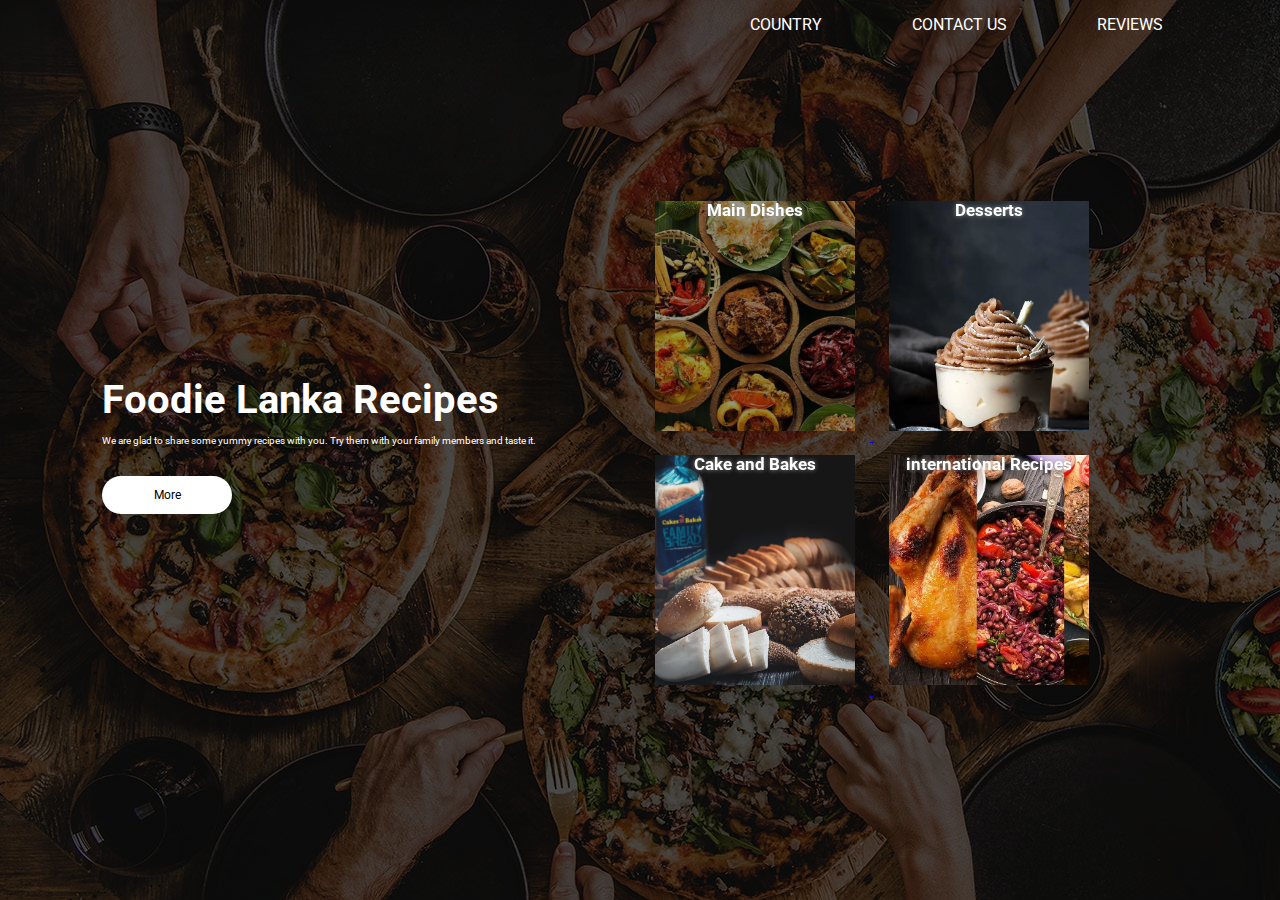
<file: index.html>
<html>

<head>
    <title>FoodieLanka</title>
    <link rel="stylesheet" href="stylesheet.css">
</head>

<body>

    <div class="container">
    </div>
    <div clas="navbar">
        <Nav>
            <ul>
                <li><a href="Recipes.html">COUNTRY</a>
                <li><a href="contact.html">CONTACT US</a>
                <li><a href="">REVIEWS</a>
                </li>
            </ul>
        </Nav>
    </div>
    <div class="row">
        <div class="col">
            <h1>Foodie Lanka Recipes</h1>
            <p>We are glad to share some yummy recipes with you.
                Try them with your family members and taste it.
            </p>
            <button>More</button>
        </div>
        <div class="col">
            <a href="Sri Lankan Foods.html">
                <div class="flip-card ">
                    <div class="flip-card-inner ">

                      <div class="flip-card-front card1">
                        <h5>Main Dishes</h5>
                      </div>

                      <div class="flip-card-back">
                        <p>With flavor of<br> Sri lankan Species.
                            Sri lankan foods are very popular among Foreigners.
                            They use special ingredient to flavour their foods.</p>
                      </div>
                    </div>
                  </div>
            </a>
            <a href="dessert.html">
                <div class="flip-card ">
                    <div class="flip-card-inner ">

                      <div class="flip-card-front card2">
                        <h5>Desserts</h5>
                      </div>

                      <div class="flip-card-back">
                        <p>Discover delicious, triple-tested dessert recipes for every occasion, <br>
                            from quick and easy sweet treats to super indulgent and impressive showstoppers.</p>
                      </div>
                    </div>
                  </div>
            </a>
            <a href="bakes.html">
                <div class="flip-card ">
                    <div class="flip-card-inner ">

                      <div class="flip-card-front card3">
                        <h5>Cake and Bakes</h5>
                      </div>

                      <div class="flip-card-back">
                        <p>Old favourites, traditional bakes and new flavours – take your pick from our timeless collection of layered, <br>
                            fruit and the most irresistible chocolate cakes.</p>
                      </div>
                    </div>
                  </div>
            </a>
            <a href="inter.html">
                <div class="flip-card">
                    <div class="flip-card-inner">

                      <div class="flip-card-front card4">
                        <h5>international Recipes</h5>
                      
                      </div>

                      <div class="flip-card-back">
                        <p>Food is the greatest! No matter where we are in the World, we’re surrounded by the most amazing flavours and aromas. <br>
                            Join me in savouring and cooking some of my favourite international recipes, inspiring me to sample and create everything the world has to offer…</p></p>
                      </div>
                    </div>
                  </div>
            </a>

            
     
        </div>





</body>

</html>
</file>
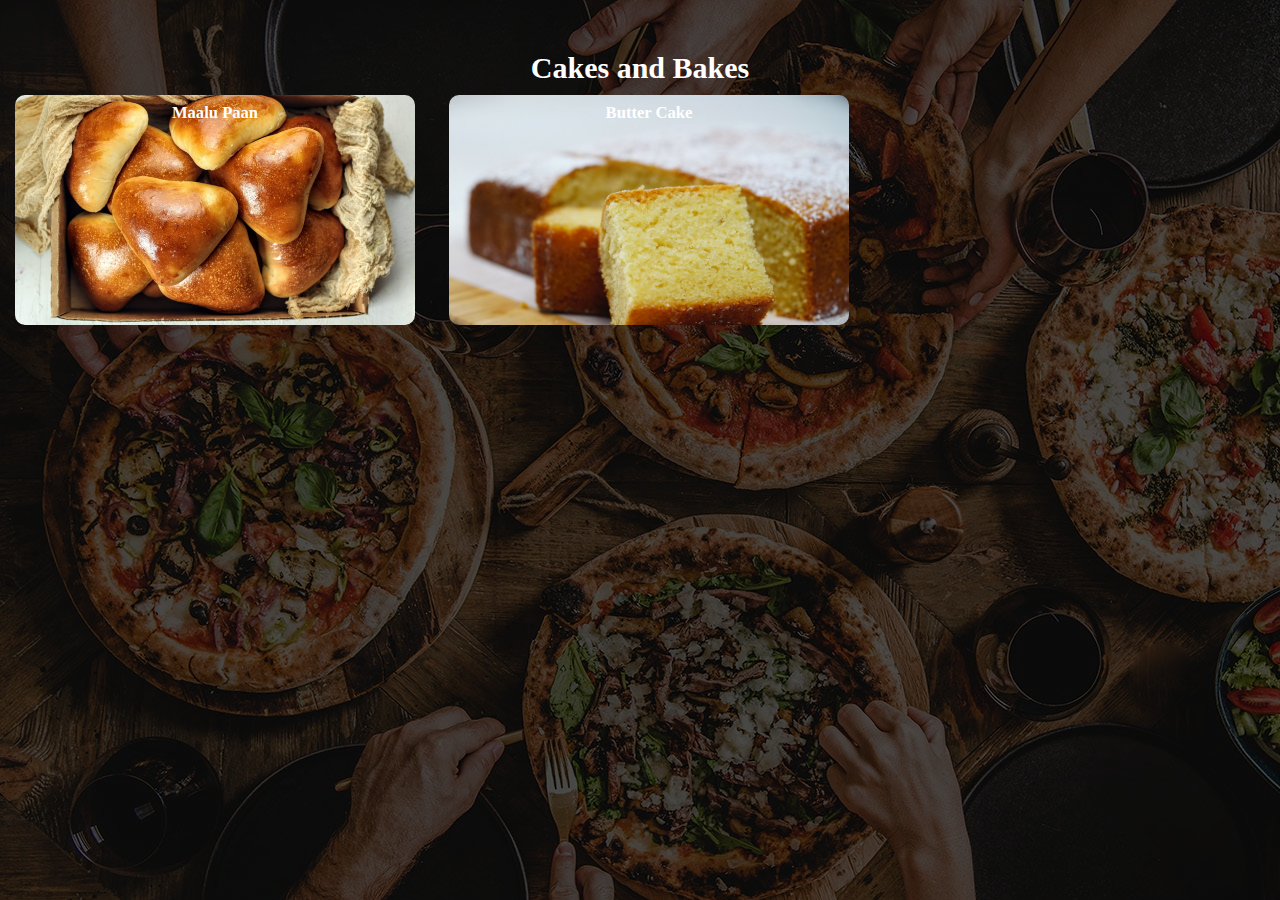
<file: bakes.html>
<!DOCTYPE html>
<html lang="en">
<head>
    <meta charset="UTF-8">
    <meta name="viewport" content="width=device-width, initial-scale=1.0">
    <title>Bakes</title>
    <link rel="stylesheet" href="styles.css">
</head>
<body>
    <h3> Cakes and Bakes</h3>
    <div class="Recipes">
        </div>
        <a href="maalu paan.html">
        <div class="card card7">
            <h5>Maalu Paan</h5>
           
        </div>
        </a>
    </a>
    <a href="bibikkam.html">
        <div class="card card8">
            <h5>Butter Cake</h5>
           
        </div>
    </a>
</body>
</html>
</file>
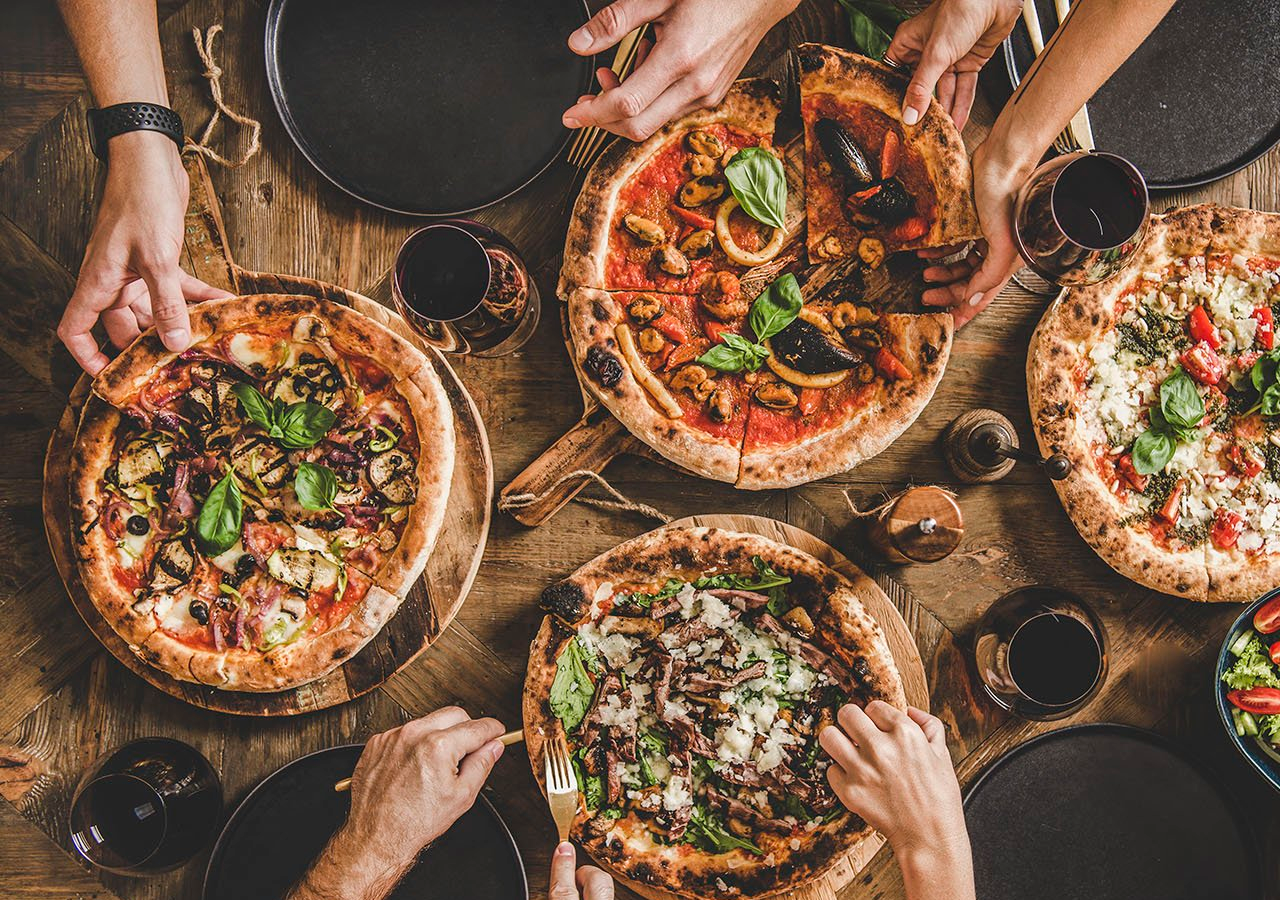
<file: bibikkam.html>
<!DOCTYPE html>
<html lang="en">
<head>
    <meta charset="UTF-8">
    <meta name="viewport" content="width=device-width, initial-scale=1.0">
    <title>Bibikkam</title>
    <link rel="stylesheet" href="styles.css">
</head>
<body>
    
</body>
</html>
</file>
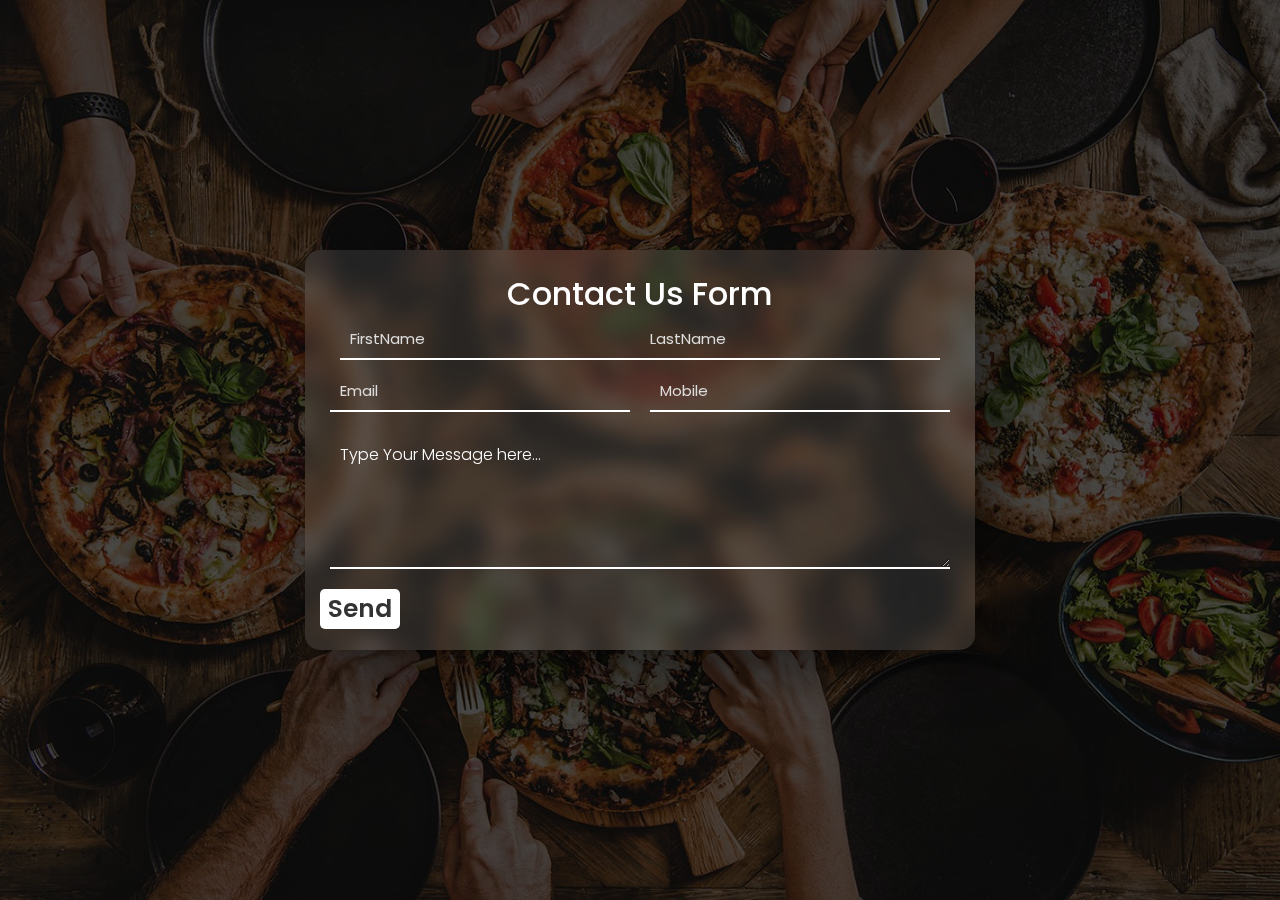
<file: contact.html>
<!DOCTYPE html>
<html lang="en">
<head>
    <meta charset="UTF-8">
    <meta name="viewport" content="width=device-width, initial-scale=1.0">
    <title>Contact Us</title>
    <link rel="stylesheet" href="stylee.css">
</head>
<body>
    <div class="container">
        <form>
            <h1>Contact Us Form</h1>
            <input type="text" id="FirstName" placeholder="FirstName" required>
            <input type="text" id="lastName" placeholder="LastName" required>
            <input type="email" id="email" placeholder="Email" required>
            <input type="text" id="mobile" placeholder="Mobile" required>
            <h4>Type Your Message here...</h4>
            <textarea required></textarea> 
            <input type="submit" value="Send" id="button">

        </form>
    </div>
</body>
</html>
</file>
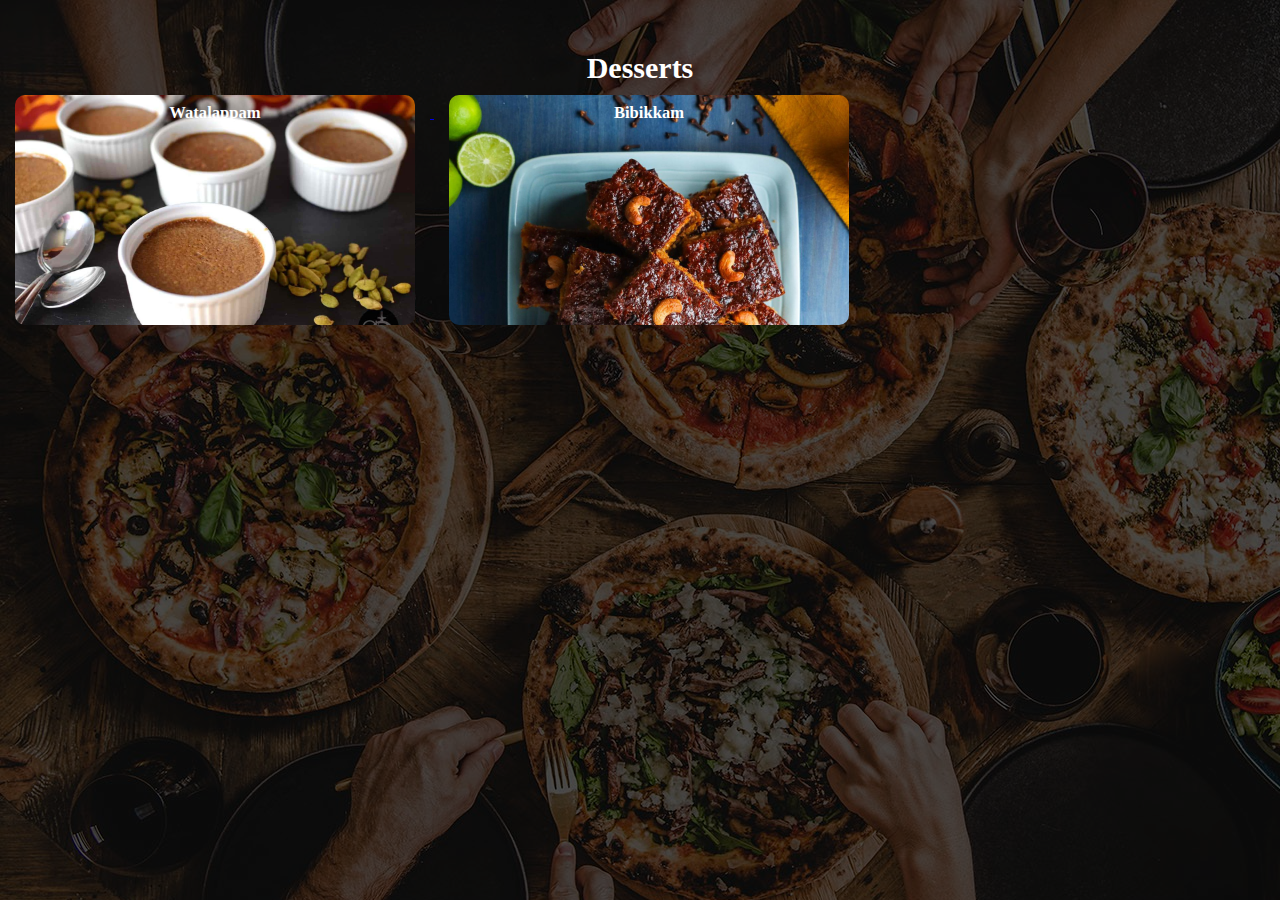
<file: dessert.html>
<!DOCTYPE html>
<html lang="en">
<head>
    <meta charset="UTF-8">
    <meta name="viewport" content="width=device-width, initial-scale=1.0">
    <title>dessert</title>
    <link rel="stylesheet" href="styles.css">
</head>
<body>
    <h3> Desserts</h3>
    <div class="Recipes">
        </div>
        <a href="watalappam.html">
        <div class="card card5">
            <h5>Watalappam</h5>
           
        </div>
        </a>
    </a>
    <a href="bibikkam.html">
        <div class="card card6">
            <h5>Bibikkam</h5>
           
        </div>
    </a>
    
    
</body>
</html>
</file>
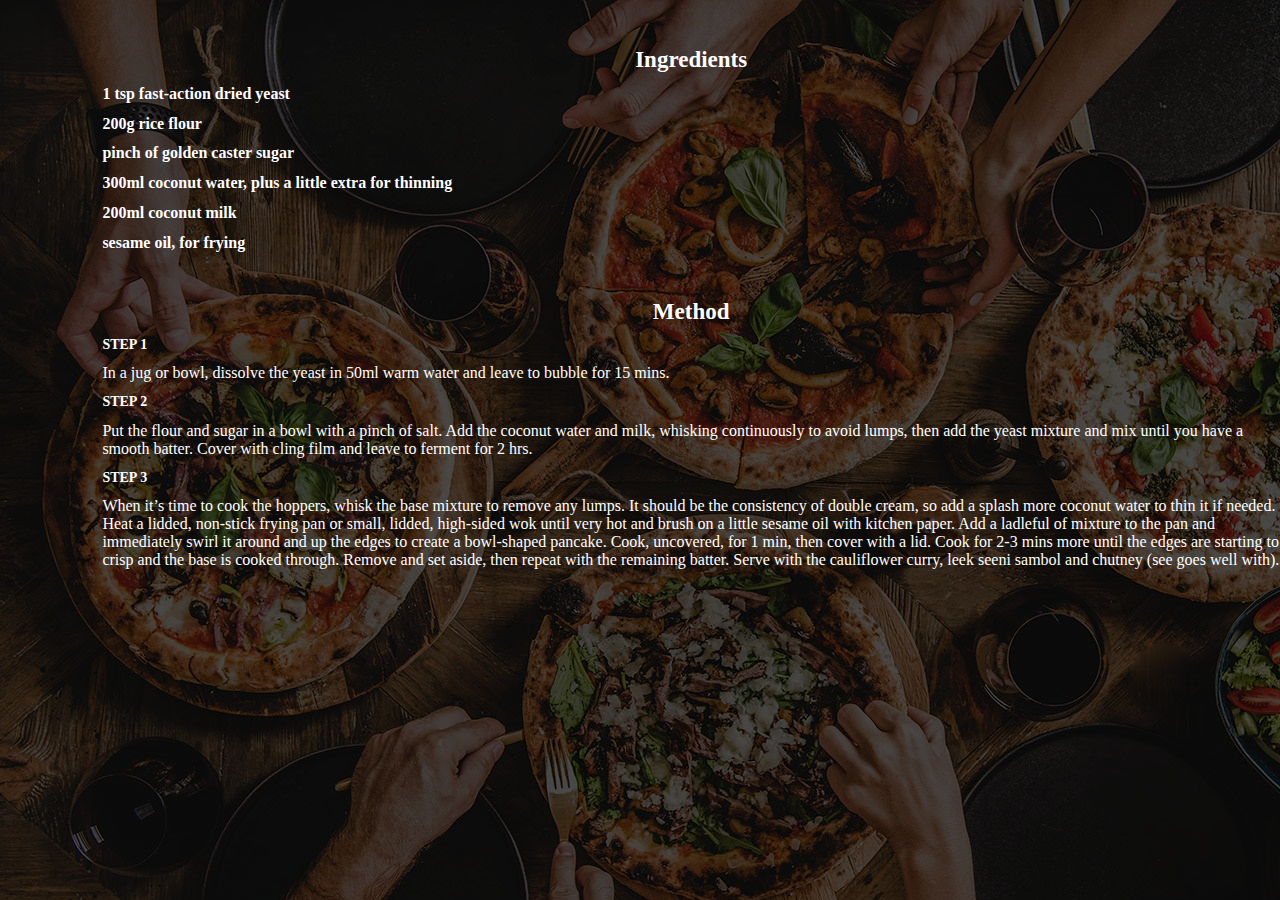
<file: hoppers.html>
<!DOCTYPE html>
<html lang="en">
<head>
    <meta charset="UTF-8">
    <meta name="viewport" content="width=device-width, initial-scale=1.0">
    <title>Hoppers</title>
    <link rel="stylesheet" href="styleshe.css">
</head>
<body>
    <h2>Ingredients</h2>
<h4>1 tsp fast-action dried yeast</h4>
<h4>200g rice flour</h4>
<h4>pinch of golden caster sugar
    <h4>300ml coconut water, plus a little extra for thinning</h4>
<h4>200ml coconut milk</h4>
<h4>sesame oil, for frying</h4>

<h2>Method</h2>
<h3>STEP 1</h3>
<p>In a jug or bowl, dissolve the yeast in 50ml warm water and leave to bubble for 15 mins.</p>

<h3>STEP 2</h3>
<p>Put the flour and sugar in a bowl with a pinch of salt. Add the coconut water and milk, whisking continuously to avoid lumps, then add the yeast mixture and mix until you have a smooth batter. Cover with cling film and leave to ferment for 2 hrs.</p>

<h3>STEP 3</h3>
<p>When it’s time to cook the hoppers, whisk the base mixture to remove any lumps. It should be the consistency of double cream, so add a splash more coconut water to thin it if needed. Heat a lidded, non-stick frying pan or small, lidded, high-sided wok until very hot and brush on a little sesame oil with kitchen paper. Add a ladleful of mixture to the pan and immediately swirl it around and up the edges to create a bowl-shaped pancake. Cook, uncovered, for 1 min, then cover with a lid. Cook for 2-3 mins more until the edges are starting to crisp and the base is cooked through. Remove and set aside, then repeat with the remaining batter. Serve with the cauliflower curry, leek seeni sambol and chutney (see goes well with).</p>
</body>
</html>
</file>
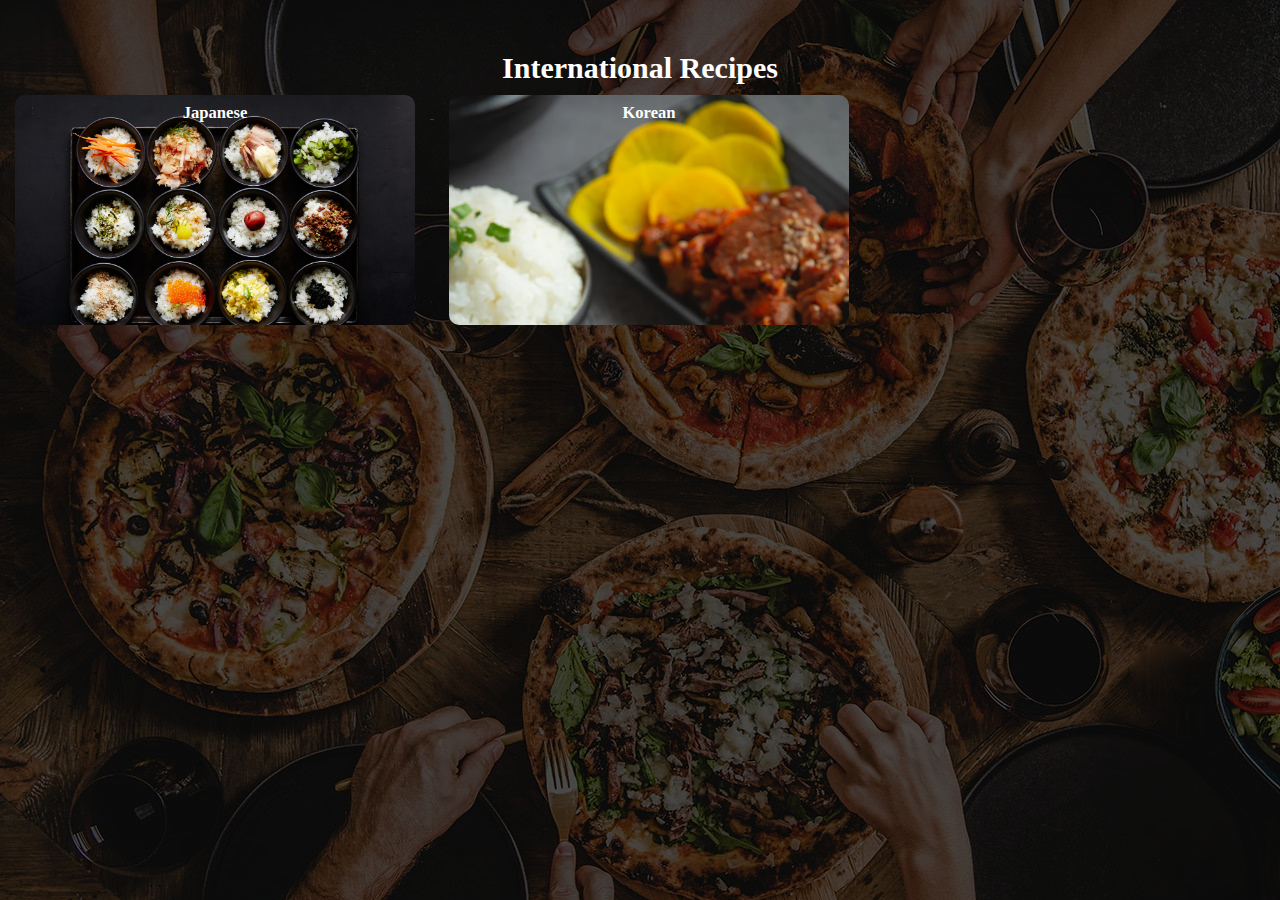
<file: inter.html>
<!DOCTYPE html>
<html lang="en">
<head>
    <meta charset="UTF-8">
    <meta name="viewport" content="width=device-width, initial-scale=1.0">
    <title>international Recipes</title>
    <link rel="stylesheet" href="styles.css">
</head>
<body>
<h3> International Recipes</h3>
    <div class="Recipes">
        </div>
        <a href="">
        <div class="card card3">
            <h5>Japanese</h5>
           
        </div>
        </a>
    </a>
    <a href="kimchi.html">
        <div class="card card4">
            <h5>Korean</h5>
           
        </div>
    </a>
</body>
</html>
</file>
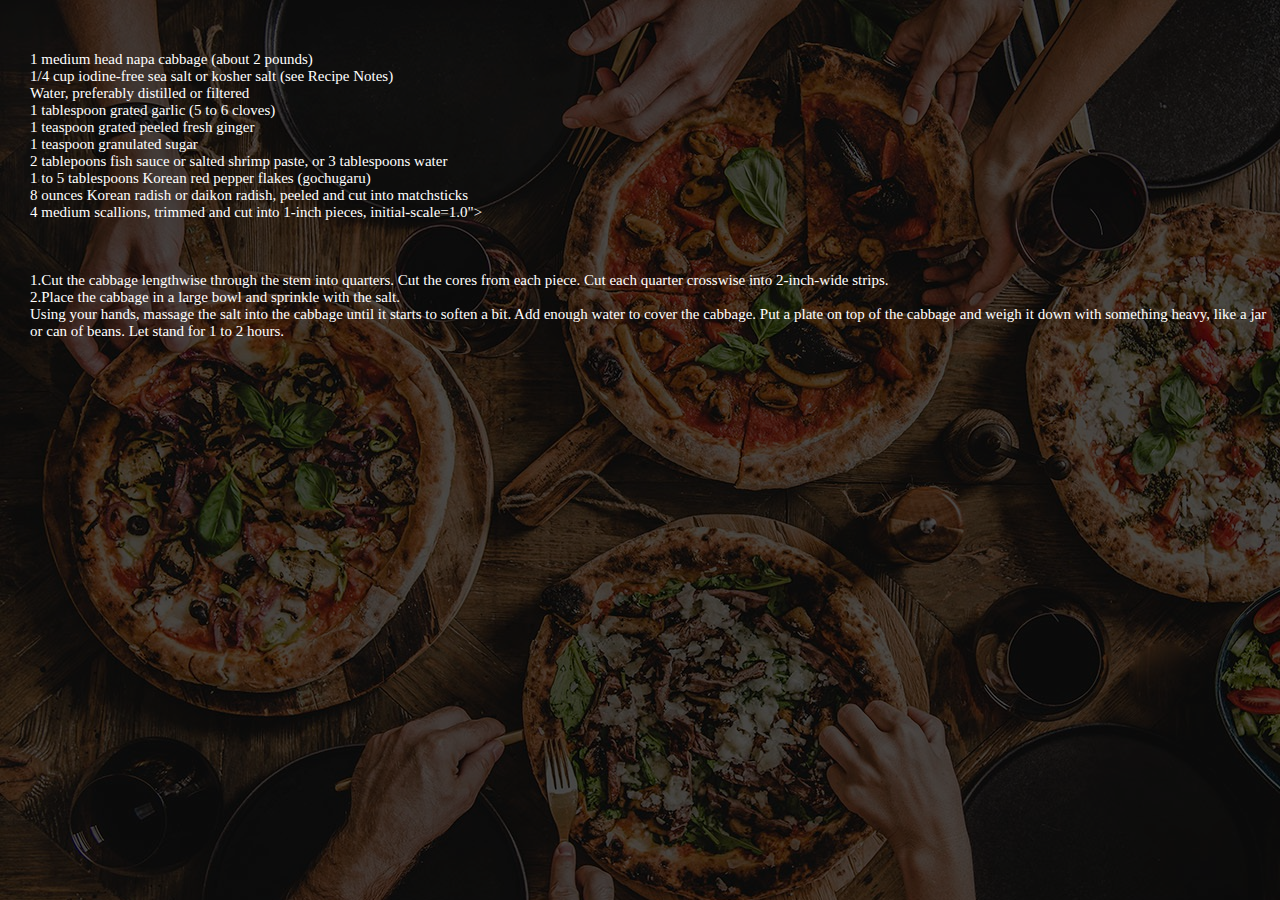
<file: kimchi.html>
<!DOCTYPE html>
<html lang="en">
<head>
    <meta charset="UTF-8">
    <meta name="viewport" content="width=device-width, initial-scale=1.0">
    <title>Document</title>
    <link rel="stylesheet" href="styles.css">
</head>
<body>
   <div class="kimchi">

    1 medium head napa cabbage (about 2 pounds)<br>
    1/4 cup iodine-free sea salt or kosher salt (see Recipe Notes)<br>
    Water, preferably distilled or filtered<br>
    1 tablespoon grated garlic (5 to 6 cloves)<br>
    1 teaspoon grated peeled fresh ginger<br>
    1 teaspoon granulated sugar<br>
    2 tablepoons fish sauce or salted shrimp paste, or 3 tablespoons water<br>
    1 to 5 tablespoons Korean red pepper flakes (gochugaru)<br>
    8 ounces Korean radish or daikon radish, peeled and cut into matchsticks<br>
    4 medium scallions, trimmed and cut into 1-inch pieces, initial-scale=1.0">
   </div>
   <div class="second">
    1.Cut the cabbage lengthwise through the stem into quarters. Cut the cores from each piece. Cut each quarter crosswise into 2-inch-wide strips.<br>
2.Place the cabbage in a large bowl and sprinkle with the salt. <br>Using your hands, massage the salt into the cabbage until it starts to soften a bit. Add enough water to cover the cabbage. Put a plate on top of the cabbage and weigh it down with something heavy, like a jar or can of beans. Let stand for 1 to 2 hours.
   </div>
</body>
</html>
</file>
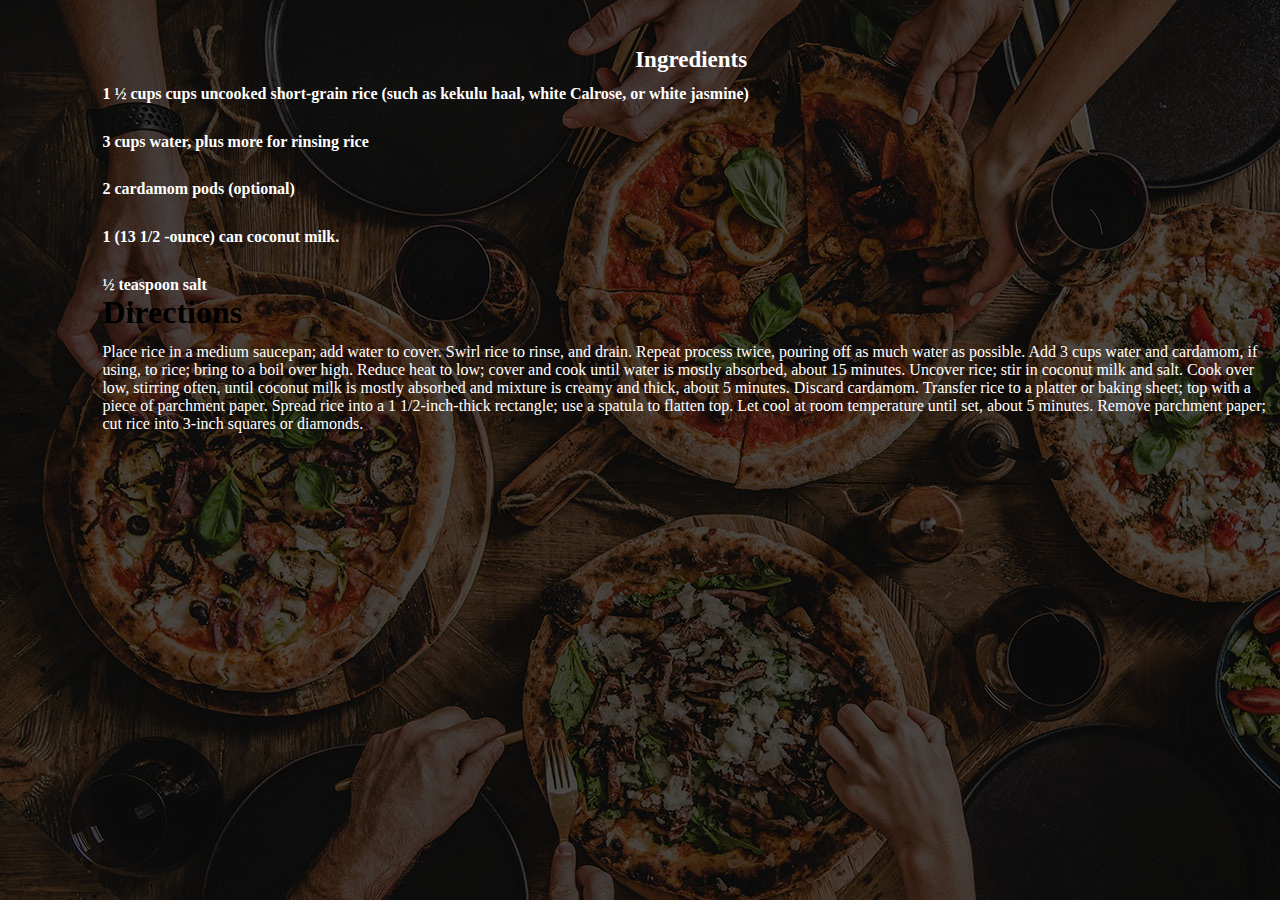
<file: kiribath.html>
<!DOCTYPE html>
<html lang="en">
<head>
    <meta charset="UTF-8">
    <meta name="viewport" content="width=device-width, initial-scale=1.0">
    <title>Kiribath</title>
    <link rel="stylesheet" href="styleshe.css">
</head>
<body>
<h2>Ingredients</h2>

<h4>1 ½ cups cups uncooked short-grain rice (such as kekulu haal, white Calrose, or white jasmine)</h4><br>

<h4>3 cups water, plus more for rinsing rice</h4><br>

<h4>2 cardamom pods (optional)</h4><br>

<h4>1 (13 1/2 -ounce) can coconut milk.</h4><br>

<h4>½ teaspoon salt</h4>

<h1>Directions</h1>

<p>Place rice in a medium saucepan; add water to cover. Swirl rice to rinse, and drain. Repeat process twice, pouring off as much water as possible. Add 3 cups water and cardamom, if using, to rice; bring to a boil over high. Reduce heat to low; cover and cook until water is mostly absorbed, about 15 minutes.

Uncover rice; stir in coconut milk and salt. Cook over low, stirring often, until coconut milk is mostly absorbed and mixture is creamy and thick, about 5 minutes. Discard cardamom. Transfer rice to a platter or baking sheet; top with a piece of parchment paper. Spread rice into a 1 1/2-inch-thick rectangle; use a spatula to flatten top. Let cool at room temperature until set, about 5 minutes. Remove parchment paper; cut rice into 3-inch squares or diamonds.
    </p>
</body>
</html>
</file>
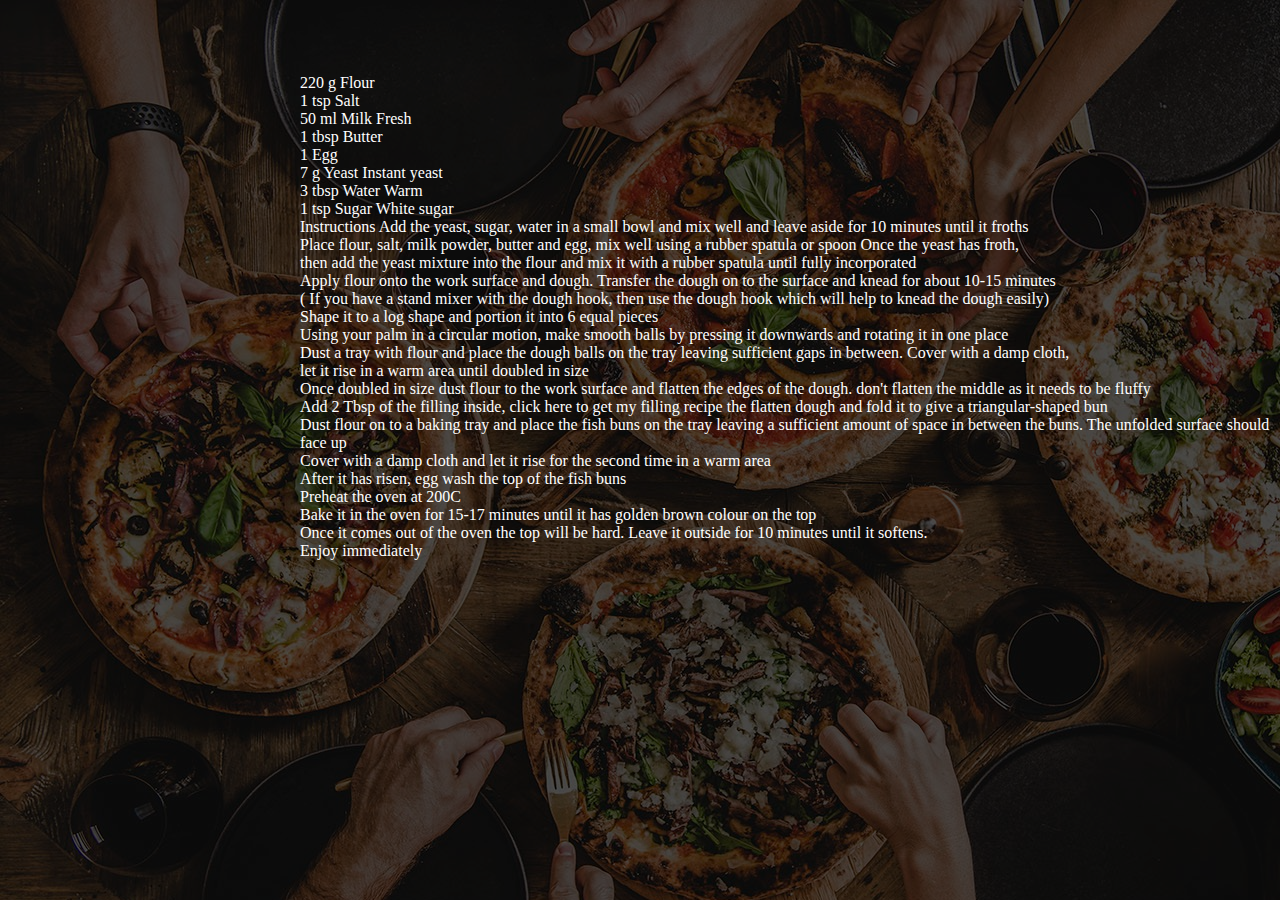
<file: maalu paan.html>
<!DOCTYPE html>
<html lang="en">
<head>
    <meta charset="UTF-8">
    <meta name="viewport" content="width=device-width, initial-scale=1.0">
    <title>Maalu Paan</title>
    <link rel="stylesheet" href="styles.css">
</head>
<body>
    <div class="ingredient">
    220 g Flour<br>
    1 tsp Salt<br>
    50 ml Milk Fresh<br>
    1 tbsp Butter<br>
    1 Egg<br>
    7 g Yeast Instant yeast<br>
    3 tbsp Water Warm<br>
    1 tsp Sugar White sugar<br>
    Instructions
   
    Add the yeast, sugar, water in a small bowl and mix well and leave aside for 10 minutes until it froths<br>
Place flour, salt, milk powder, butter and egg, mix well using a rubber spatula or spoon Once the yeast has froth, <br>then add the yeast mixture into the flour and mix it with a rubber spatula until fully incorporated<br>
Apply flour onto the work surface and dough. Transfer the dough on to the surface and knead for about 10-15 minutes <br>( If you have a stand mixer with the dough hook, then use the dough hook which will help to knead the dough easily)<br>
Shape it to a log shape and portion it into 6 equal pieces<br>
Using your palm in a circular motion, make smooth balls by pressing it downwards and rotating it in one place<br>
Dust a tray with flour and place the dough balls on the tray leaving sufficient gaps in between. Cover with a damp cloth,<br> let it rise in a warm area until doubled in size<br>
Once doubled in size dust flour to the work surface and flatten the edges of the dough. don't flatten the middle as it needs to be fluffy<br>
Add 2 Tbsp of the filling inside, click here to get my filling recipe the flatten dough and fold it to give a triangular-shaped bun<br>
Dust flour on to a baking tray and place the fish buns on the tray leaving a sufficient amount of space in between the buns. The unfolded surface should face up<br>
Cover with a damp cloth and let it rise for the second time in a warm area<br>
After it has risen, egg wash the top of the fish buns<br>
Preheat the oven at 200C<br>
Bake it in the oven for 15-17 minutes until it has golden brown colour on the top<br>
Once it comes out of the oven the top will be hard. Leave it outside for 10 minutes until it softens.<br>
Enjoy immediately<br>
</div>
</body>
</html>
</file>
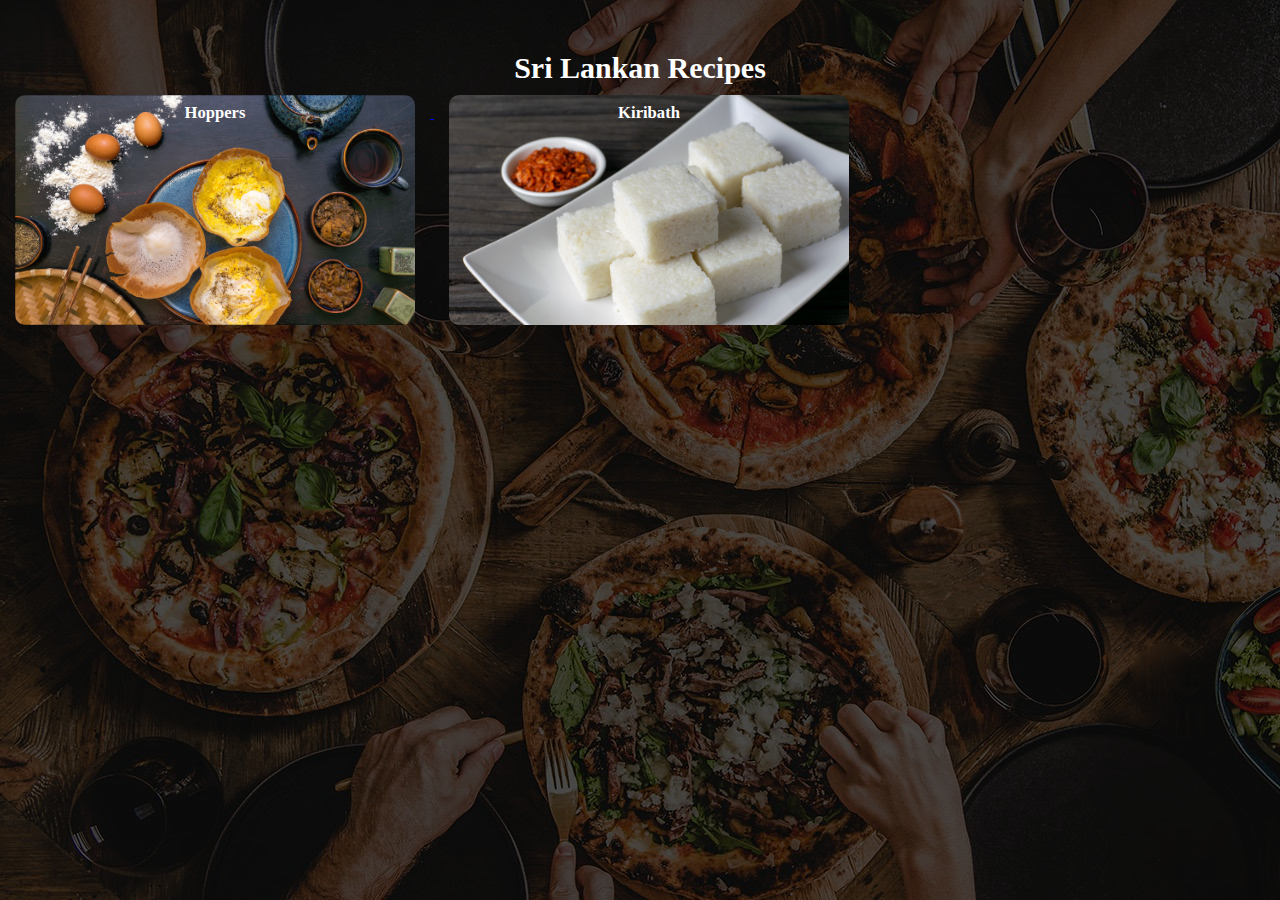
<file: Sri Lankan Foods.html>
<!DOCTYPE html>
<html lang="en">
<head>
    <meta charset="UTF-8">
    <meta name="viewport" content="width=device-width, initial-scale=1.0">
    <title>Sri Lankan foods</title>
    
    <link rel="stylesheet" href="styles.css">
</head>
<body>
<h3> Sri Lankan Recipes</h3>
    <div class="Recipes">
        </div>
        <a href="hoppers.html">
        <div class="card card1">
            <h5>Hoppers</h5>
           
        </div>
        </a>
    </a>
    <a href="kiribath.html">
        <div class="card card2">
            <h5>Kiribath</h5>
           
        </div>
    </a>
</body>
</html>
</file>
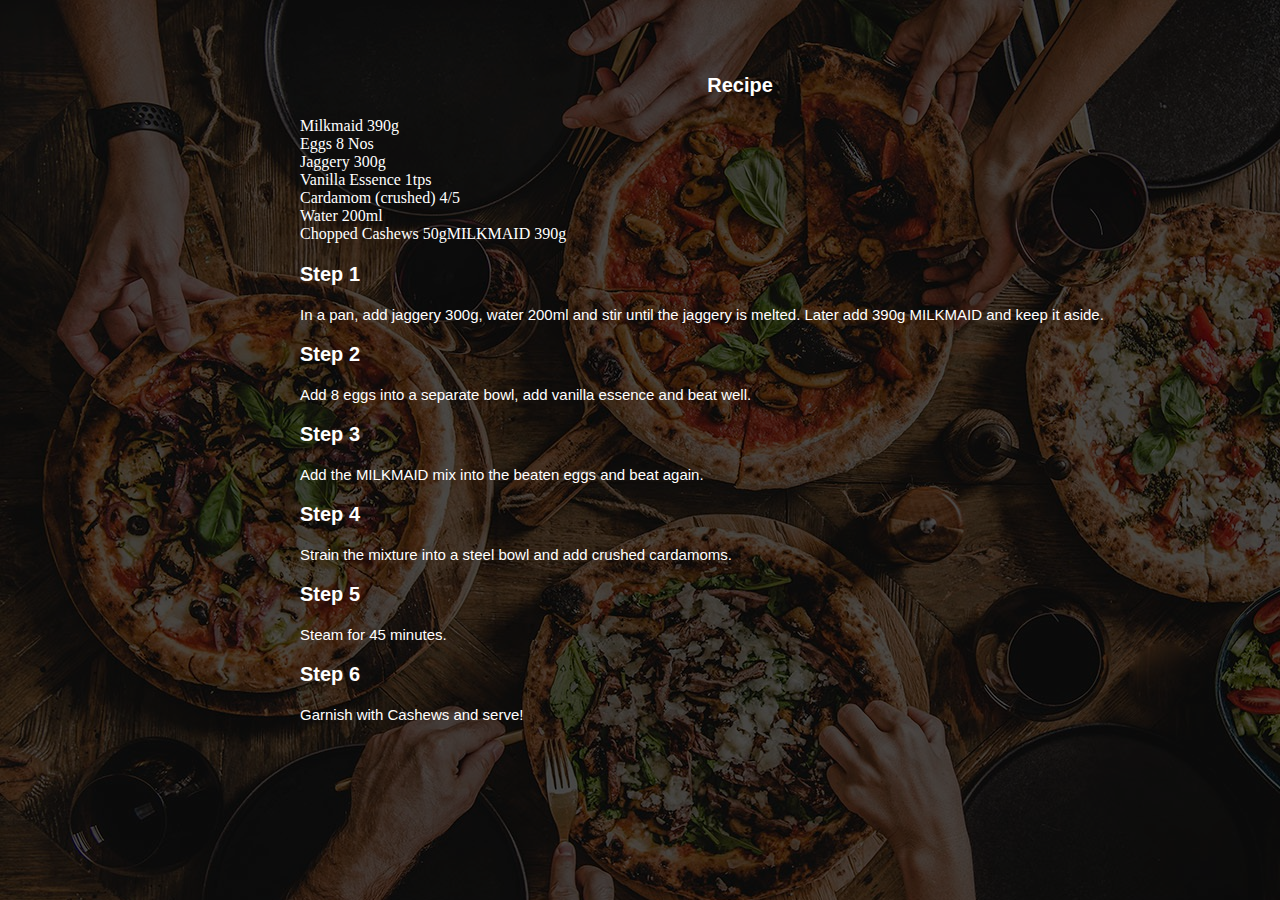
<file: watalappam.html>
<!DOCTYPE html>
<html lang="en">
<head>
    <meta charset="UTF-8">
    <meta name="viewport" content="width=device-width, initial-scale=1.0">
    <title>Watalappam</title>
    <link rel="stylesheet" href="syle.css">
</head>
<body>
    <div class="container">
    <h1>Recipe</h1>
    <div class="ingredient">
        Milkmaid 390g<br>
        Eggs 8 Nos<br>
        Jaggery 300g<br>
        Vanilla Essence 1tps<br>
        Cardamom (crushed) 4/5<br>
        Water 200ml<br>
        Chopped Cashews 50gMILKMAID 390g<br>
        
    </div>
<h4>Step 1</h4>
<P>In a pan, add jaggery 300g, water 200ml and stir until the jaggery is melted. Later add 390g MILKMAID and keep it aside.</P>
<h4>Step 2</h4>
<P>Add 8 eggs into a separate bowl, add vanilla essence and beat well.</P>
<h4>Step 3</h4>
<P>Add the MILKMAID mix into the beaten eggs and beat again.</P>
<h4>Step 4</h4>
<P>Strain the mixture into a steel bowl and add crushed cardamoms.</P>
<h4>Step 5</h4>
<P>Steam for 45 minutes.</P>
<h4>Step 6</h4>
<P>Garnish with Cashews and serve!</P>
</div>

</body>
</html>
</file>
<file: stylesheet.css>
@import url('https://fonts.googleapis.com/css2?family=Roboto:wght@300&display=swap');

* {
    margin: 0;
    padding: 0;
    font-family: 'Roboto', sans-serif;
}

.foodie {
    text-align: center;
    font-family: 'Roboto', sans-serif;
    font-size: larges;
    color: rgb(255, 255, 255);
    padding: 30px 25px;
}

body {
    background-image: linear-gradient(rgba(0, 0, 0, 0.7), rgba(0, 0, 0, 0.7)), url("AD011219-21_original.jpg");
    padding-left: 8%;
    padding-right: 8%;
    font-family: 'Roboto', sans-serif;
}

.navbar {
    height: 12%;
    display: flex;
    align-items: center;
}

nav {
    flex: 1;
    text-align: right;
}

nav ul li {
    list-style: none;
    display: inline-block;
    margin-left: 60px;
    padding: 15px;
}

nav ul li a {
    text-decoration: none;
    color: white;
    font-size: 16px;

}

.row {
    display: flex;
    height: 88%;
    align-items: center;
}

.col {
    flex-basis: 50%;
}

h1 {
    color: white;
    font-size: 40px;

}

p {
    color: white;
    font-family: 'Roboto', sans-serif;
    font-size: 10;
}

button {
    width: 130px;
    color: black;
    font-size: 12px;
    padding: 12px;
    background: white;
    border: 0;
    border-radius: 40px;
    outline: none;
    margin-top: 30px;

}

/*
Card old 
.card {
    width: 200px;
    height: 230px;
    display: inline-block;
    border-radius: 10px;
    padding: 90px 25px;
    box-sizing: border-box;
    cursor: pointer;
    margin: 10px 15px;
    background-image: linear-gradient(rgba(0, 0, 0, 0.7), rgba(0, 0, 0, 0.7)), url("new/download.png");
    padding: 8px;
    transition: transform 0.5s;
    color: white;
    font-size: 20px;
    text-align: center;
    background-size: cover;
    perspective: 1000px;
    font-family: 'Roboto', sans-serif;
}
*/
.card1 {
    background-image: linear-gradient(rgba(0, 0, 0, 0.4), rgba(0, 0, 0, 0.4)), url("mobile-top-1-6.png");

    background-size: cover;
    
}

.card2 {
    background-image: url("mont-blanc-chestnut-mousse-dessert.webp");
    background-size: cover;

}

.card3 {
    background-image: url("ww.jpg");
    background-size: cover;



}

.card4 {
    background-image: url("international-favorites.jpg");
    background-size: cover;

}

.card:hover {
    transform: translateY(-10px);
}

h5 {
    color: white;
    text-shadow: 0 0 5px #999;
}

.card p {
    text-shadow: 0 0 5px #000;
    font-size: 8px;
}


.flip-card {
    width: 200px;
    height: 230px;
    display: inline-block;
    border-radius: 10px;
    box-sizing: border-box;
    cursor: pointer;
    margin: 10px 15px;
    background-color: transparent;
    transition: transform 0.5s;
    color: rgb(3, 3, 3);
    font-size: 20px;
    text-align: center;
    background-size: cover;
    perspective: 1000px;
    font-family: 'Roboto', sans-serif;
}

.flip-card-inner {
    position: relative;
    width: 100%;
    height: 100%;
    text-align: center;
    transition: transform 0.6s;
    transform-style: preserve-3d;

}

.flip-card:hover .flip-card-inner {
    transform: rotateY(180deg);
}

.flip-card-front,
.flip-card-back {
    position: absolute;
    width: 100%;
    height: 100%;
    -webkit-backface-visibility: hidden;
    backface-visibility: hidden;
}

.flip-card-front {
    background-color: #bbb;
    color: black;
}


.flip-card-back {
    background-color: #0c0c0ce3;
    color: rgb(0, 0, 0);
    transform: rotateY(180deg);
}
p{
    padding-top: 12px;
    color: white;
    font-family: 'Roboto', sans-serif;
}
</file>
<file: styles.css>
* {
    margin: 0;
    padding: 0;
    font-family: "robotics";
}
h3{
    font-family: "robotics";
    font-size: 30px;
    color: white;
    text-align: center;
    padding-top: 4%;
}
body{
  background-image: linear-gradient(rgba(0, 0, 0, 0.7), rgba(0, 0, 0, 0.7)), url("AD011219-21_original.jpg");
  
}
.card {
    width: 400px;
    height: 230px;
    display: inline-block;
    border-radius: 10px;
    padding: 90px 25px;
    box-sizing: border-box;
    cursor: pointer;
    margin: 10px 15px;
    padding: 8px;
    transition: transform 0.5s;
    color: white;
    font-size: 20px;
    text-align: center;
    background-size: cover;
}
.card1 {
    background-image: url("colombo-dishes.jpg");
 
}

.card2 {
    background-image: url("kiribath.jpg");
   

}
  
  .card:hover {
    transform: translateY(-10px);
  }
  
  .card3{
    background-image: url("jpn.webp");
  }
  .card4{
    background-image: url("kimchi_ready_to_eat.webp");
  }
  .card5{
    background-image: url("DSC_4057.jpg");
  }
  .card6{
    background-image: url("374344.jpg");
  }
 .kimchi{
  font-family: "robotic";
    font-size: 15px;
    color: white;
    text-align: left;
    padding-top: 4%;
    padding-inline-start: 30px;
 }
 .second{
  font-family: "robotic";
    font-size: 15px;
    color: white;
    text-align: left;
    padding-top: 4%;
    padding-inline-start: 30px;
 }
 .card7{
  background-image: url("maalu paan.jpg");
}
.card8{
  background-image: url("butter.jpg");
}
.ingredient{
  font-size: 16px;
  font-family: "roboto";
  color: white;
  padding-inline-start: 300px;
  padding-top: 74px;
}
</file>
<file: stylee.css>
@import url('https://fonts.googleapis.com/css2?family=Poppins:wght@300&family=Roboto:wght@300&display=swap');

* {
    margin: 0;
    padding: 0;
    font-family: "Poppins",sans-serif;
}
.container{
    min-height: 100vh;
    background: linear-gradient(rgba(0, 0, 0, 0.7), rgba(0, 0, 0, 0.7)), url("AD011219-21_original.jpg") no-repeat center center/cover;
    display: flex;
    justify-content: center;
    align-items: center;

}
.container form{
    width: 670px;
    height: 400px;
    display: flex;
justify-content: center;
box-shadow: 20px 20px 50px rgba(0, 0, 0, 0.5);
border-radius: 15px;
background: rgba(255, 255, 255, 0.1);
backdrop-filter: blur(10px);
flex-wrap: wrap;
}
.container form h1{
    color: #fff;
    font-weight: 500;
    margin-top: 20px;
    width: 500px;
    text-align: center;
}
.container form input{
    width: 290px;
    height: 40px;
    padding-left: 10px;
    outline: none;
    border: none;
    font-size: 15px;
    margin-bottom: 10px;
    background: none;
    border-bottom: 2px solid #fff;
}
.container form input::placeholder{
    color: #ddd;
}
.container form #lastname{
        margin-left: 20px;
}
.container form #mobile{
 margin-left: 20px;
}
.container form h4{
         color: #fff;
         font-weight: 300;
         width: 600px;
         margin-top: 20px;
}
.container form textarea{
    background: none;
    border: none;
    border-bottom: 2px solid #fff;
    color: #fff;
    font-weight: 200;
    font-size: 15px;
    padding: 10px;
    outline: 10px;
    min-width: 600px;
    max-width: 600px;
    min-height: 80px;
    max-height: 80px;
}
textarea::-webkit-scrollbar{
    width: 1cm;

}
textarea::-webkit-scrollbar-thumb{
    background-color: rgba(194,194,8,713);
}
.container form #button{
border: none;
background: #fff;
border-radius: 5px;
margin-top: 20px;
font-weight: 600;
font-size: 25px;
color: #333;
width: 80px;
padding: 0;
margin-right: 560px;
margin-bottom: 30px;
transition: 0.3s;
}
.container form #button:hover{
    opacity: 0.7;
}
</file>
<file: styleshe.css>
* {
    margin: 0;
    padding: 0;
    font-family: "roboto";
}
body{
    background-image: linear-gradient(rgba(0, 0, 0, 0.7), rgba(0, 0, 0, 0.7)), url("AD011219-21_original.jpg");
    padding-left: 8%;
}
h2{
    font-family: "roboto";
    font-size: 23px;
    color: white;
    text-align: center;
    padding-top: 4%;
}
h4{
    font-family: "roboto";
    font-size: 16px;
    color: white;
    text-align:left;
    padding-top: 1%;
}
p{
    font-family: "roboto";
    font-size: 16px;
    color: white;
    text-align:left;
    padding-top: 1%;
}
h3{
    font-family: "roboto";
    font-size: 14px;
    color: white;
    text-align:left;
    padding-top: 1%;
}
</file>
<file: syle.css>
* {
    margin: 0;
    padding: 0;
    font-family: 'Roboto', sans-serif;
}
body{
    background-image: linear-gradient(rgba(0, 0, 0, 0.7), rgba(0, 0, 0, 0.7)), url("AD011219-21_original.jpg");
   
    

}
.ingredient{
   font-size: 16px;
   font-family: "roboto";
   color: white;
   padding-bottom: 20px;
   padding-inline-start: 300px;
}
h1{
    color: white;
    font-size: 20px;
    text-align: center;
    padding-bottom:20px;
    padding-inline-start: 200px;
}
h4{
    color: white;
    font-size: 20px;
    text-align: left;
    padding-bottom:20px;
    padding-inline-start: 300px;
}
p{
    color: white;
    font-size: 15px;
    text-align: left;
    padding-bottom:20px;
    padding-inline-start: 300px;

}
.container{
    padding-top: 74px;
}
</file>
